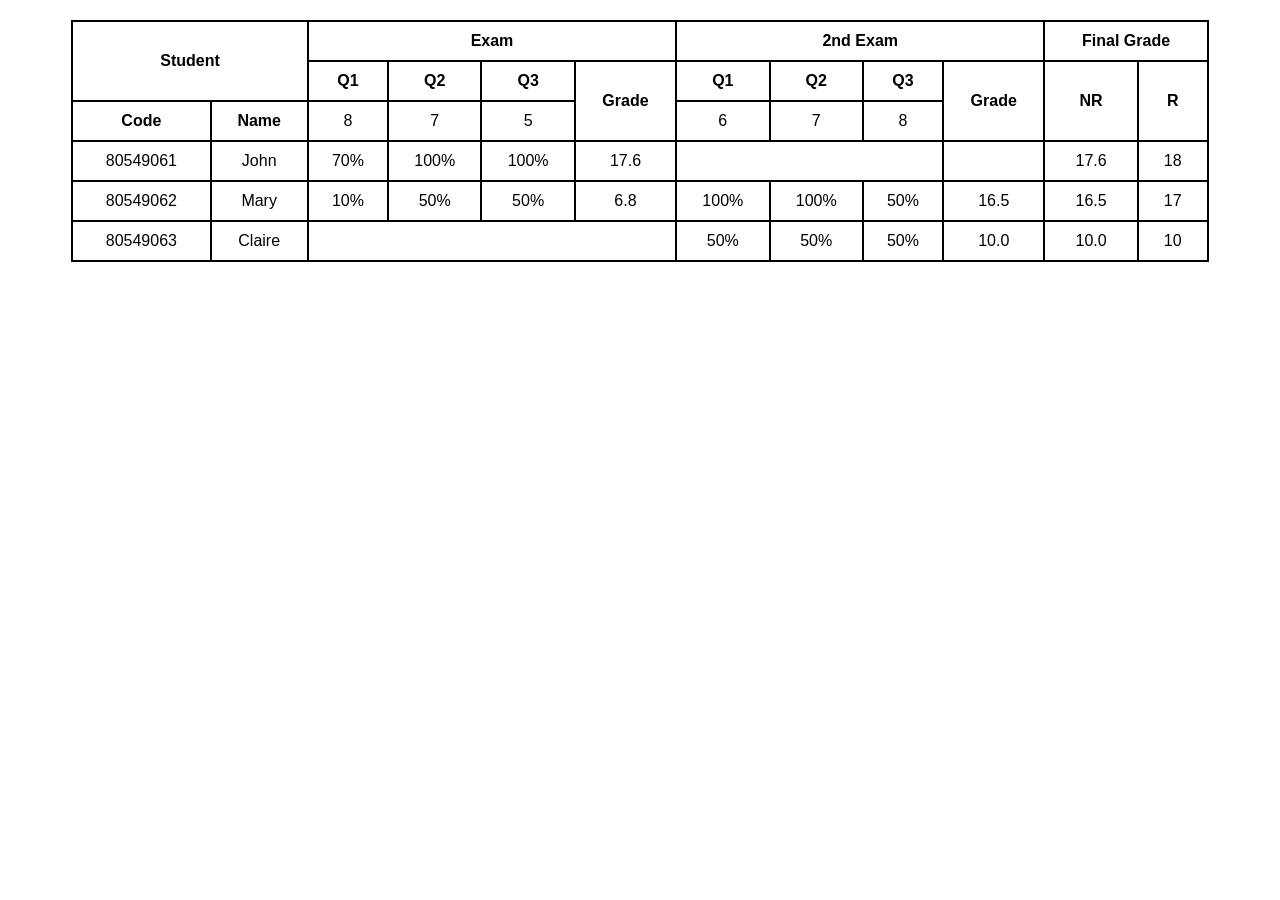
<file: thuchanh1/Bai03_Table/index.html>
<!DOCTYPE html>
<html lang="vi">
<head>
    <meta charset="UTF-8">
    <title>Bài tập 03 - HTML Table</title>
    <style>
        table {
            border-collapse: collapse;
            width: 90%;
            margin: 20px auto;
            font-family: Arial;
            text-align: center;
        }

        th, td {
            border: 2px solid black;
            padding: 10px;
        }

        th {
            font-weight: bold;
        }
    </style>
</head>
<body>


<table>
    <!-- Hàng tiêu đề cấp 1 -->
    <tr>
        <th colspan="2" rowspan="2">Student</th>
        <th colspan="4">Exam</th>
        <th colspan="4">2nd Exam</th>
        <th colspan="2">Final Grade</th>
    </tr>

    <!-- Hàng tiêu đề cấp 2 -->
    <tr>
        <th>Q1</th>
        <th>Q2</th>
        <th>Q3</th>
        <th rowspan="2">Grade</th>

        <th>Q1</th>
        <th>Q2</th>
        <th>Q3</th>
        <th rowspan="2">Grade</th>

        <th rowspan="2">NR</th>
        <th rowspan="2">R</th>
    </tr>

    <!-- Hàng tiêu đề cấp 3 -->
    <tr>
        <th>Code</th>
        <th>Name</th>

        <td>8</td>
        <td>7</td>
        <td>5</td>

        <td>6</td>
        <td>7</td>
        <td>8</td>
    </tr>

    <!-- Dữ liệu -->
    <tr>
        <td>80549061</td>
        <td>John</td>

        <td>70%</td>
        <td>100%</td>
        <td>100%</td>
        <td>17.6</td>

        <td colspan="3"></td>
        <td></td>

        <td>17.6</td>
        <td>18</td>
    </tr>

    <tr>
        <td>80549062</td>
        <td>Mary</td>

        <td>10%</td>
        <td>50%</td>
        <td>50%</td>
        <td>6.8</td>

        <td>100%</td>
        <td>100%</td>
        <td>50%</td>
        <td>16.5</td>

        <td>16.5</td>
        <td>17</td>
    </tr>

    <tr>
        <td>80549063</td>
        <td>Claire</td>

        <td colspan="4"></td>

        <td>50%</td>
        <td>50%</td>
        <td>50%</td>
        <td>10.0</td>

        <td>10.0</td>
        <td>10</td>
    </tr>

</table>

</body>
</html>
</file>
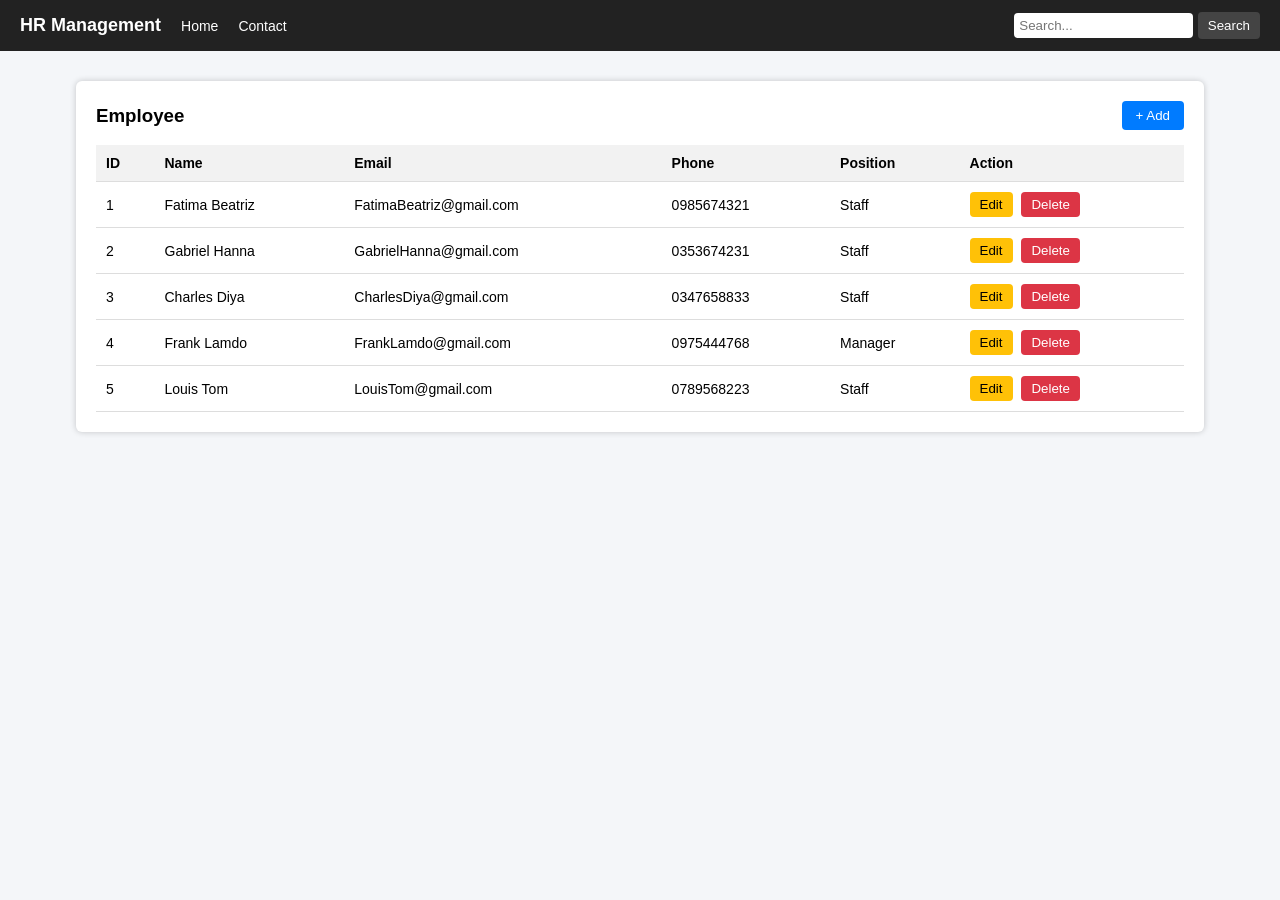
<file: thuchanh1/Bai05_HRManagement/index.html>
<!DOCTYPE html>
<html lang="en">
<head>
  <meta charset="UTF-8">
  <title>HR Management</title>

  <style>
    body {
      font-family: Arial, sans-serif;
      margin: 0;
      background: #f4f6f9;
    }

    /* NAVBAR */
    .navbar {
      background: #222;
      color: white;
      padding: 12px 20px;
      display: flex;
      justify-content: space-between;
      align-items: center;
    }

    .navbar .left {
      display: flex;
      gap: 20px;
      align-items: center;
    }

    .navbar h2 {
      font-size: 18px;
      margin: 0;
    }

    .navbar a {
      color: white;
      text-decoration: none;
      font-size: 14px;
    }

    .navbar .search-box input {
      padding: 5px;
      border-radius: 4px;
      border: none;
    }

    .navbar .search-box button {
      padding: 6px 10px;
      border: none;
      background: #444;
      color: white;
      cursor: pointer;
      border-radius: 4px;
    }

    /* MAIN */
    .container {
      width: 85%;
      margin: 30px auto;
      background: white;
      padding: 20px;
      border-radius: 6px;
      box-shadow: 0 0 6px rgba(0,0,0,0.2);
    }

    .header {
      display: flex;
      justify-content: space-between;
      align-items: center;
    }

    .header h3 {
      margin: 0;
    }

    .add-btn {
      background: #007bff;
      color: white;
      border: none;
      padding: 7px 14px;
      border-radius: 4px;
      cursor: pointer;
    }

    /* TABLE */
    table {
      width: 100%;
      border-collapse: collapse;
      margin-top: 15px;
    }

    th, td {
      padding: 10px;
      border-bottom: 1px solid #ddd;
      text-align: left;
      font-size: 14px;
    }

    th {
      background: #f2f2f2;
    }

    /* ACTION BUTTONS */
    .btn-edit {
      background: #ffc107;
      border: none;
      padding: 5px 10px;
      border-radius: 4px;
      cursor: pointer;
      margin-right: 5px;
    }

    .btn-delete {
      background: #dc3545;
      color: white;
      border: none;
      padding: 5px 10px;
      border-radius: 4px;
      cursor: pointer;
    }

    /* MODAL */
    .modal {
      display: none;
      position: fixed;
      top: 0; left: 0;
      width: 100%; height: 100%;
      background: rgba(0,0,0,0.5);
      justify-content: center;
      align-items: center;
    }

    .modal-content {
      width: 500px;
      background: white;
      border-radius: 6px;
      overflow: hidden;
    }

    .modal-header {
      background: #007bff;
      color: white;
      padding: 10px;
      display: flex;
      justify-content: space-between;
      align-items: center;
    }

    .modal-header h4 {
      margin: 0;
    }

    .close-btn {
      cursor: pointer;
      font-size: 18px;
    }

    .modal-body {
      padding: 20px;
    }

    .form-row {
      display: flex;
      gap: 15px;
      margin-bottom: 15px;
    }

    .form-group {
      flex: 1;
      display: flex;
      flex-direction: column;
    }

    label {
      font-size: 13px;
      margin-bottom: 5px;
    }

    input, select {
      padding: 7px;
      border: 1px solid #aaa;
      border-radius: 4px;
    }

    .radio-group {
      display: flex;
      gap: 15px;
      margin-top: 5px;
    }

    .modal-footer {
      text-align: right;
      padding: 15px;
      border-top: 1px solid #ddd;
    }

    .save-btn {
      background: #28a745;
      color: white;
      border: none;
      padding: 6px 14px;
      border-radius: 4px;
      cursor: pointer;
    }

    .cancel-btn {
      background: #aaa;
      border: none;
      padding: 6px 14px;
      border-radius: 4px;
      cursor: pointer;
    }
  </style>
</head>

<body>

  <!-- NAVBAR -->
  <div class="navbar">
    <div class="left">
      <h2>HR Management</h2>
      <a href="#">Home</a>
      <a href="#">Contact</a>
    </div>

    <div class="search-box">
      <input type="text" placeholder="Search...">
      <button>Search</button>
    </div>
  </div>

  <!-- TABLE SECTION -->
  <div class="container">
    <div class="header">
      <h3>Employee</h3>
      <button class="add-btn" onclick="openModal()">+ Add</button>
    </div>

    <table>
  <tr>
    <th>ID</th>
    <th>Name</th>
    <th>Email</th>
    <th>Phone</th>
    <th>Position</th>
    <th>Action</th>
  </tr>

  <tr>
    <td>1</td>
    <td>Fatima Beatriz</td>
    <td>FatimaBeatriz@gmail.com</td>
    <td>0985674321</td>
    <td>Staff</td>
    <td>
      <button class="btn-edit">Edit</button>
      <button class="btn-delete">Delete</button>
    </td>
  </tr>

  <tr>
    <td>2</td>
    <td>Gabriel Hanna</td>
    <td>GabrielHanna@gmail.com</td>
    <td>0353674231</td>
    <td>Staff</td>
    <td>
      <button class="btn-edit">Edit</button>
      <button class="btn-delete">Delete</button>
    </td>
  </tr>

  <tr>
    <td>3</td>
    <td>Charles Diya</td>
    <td>CharlesDiya@gmail.com</td>
    <td>0347658833</td>
    <td>Staff</td>
    <td>
      <button class="btn-edit">Edit</button>
      <button class="btn-delete">Delete</button>
    </td>
  </tr>

  <tr>
    <td>4</td>
    <td>Frank Lamdo</td>
    <td>FrankLamdo@gmail.com</td>
    <td>0975444768</td>
    <td>Manager</td>
    <td>
      <button class="btn-edit">Edit</button>
      <button class="btn-delete">Delete</button>
    </td>
  </tr>

  <tr>
    <td>5</td>
    <td>Louis Tom</td>
    <td>LouisTom@gmail.com</td>
    <td>0789568223</td>
    <td>Staff</td>
    <td>
      <button class="btn-edit">Edit</button>
      <button class="btn-delete">Delete</button>
    </td>
  </tr>
</table>


  <!-- MODAL FORM -->
  <div class="modal" id="modal">
    <div class="modal-content">

      <div class="modal-header">
        <h4>New Employee</h4>
        <span class="close-btn" onclick="closeModal()">✖</span>
      </div>

      <div class="modal-body">
        <div class="form-row">
          <div class="form-group">
            <label>Name</label>
            <input type="text">
          </div>

          <div class="form-group">
            <label>Email</label>
            <input type="email">
          </div>
        </div>

        <div class="form-row">
          <div class="form-group">
            <label>Phone</label>
            <input type="text">
          </div>

          <div class="form-group">
            <label>Position</label>
            <select>
              <option>- Select Position -</option>
              <option>Staff</option>
              <option>Manager</option>
              <option>CEO</option>
            </select>
          </div>
        </div>

        <div class="form-row">
          <div class="form-group">
            <label>Sex</label>
            <div class="radio-group">
              <label><input type="radio" name="sex"> Male</label>
              <label><input type="radio" name="sex"> Female</label>
            </div>
          </div>
        </div>
      </div>

      <div class="modal-footer">
        <button class="save-btn">Save</button>
        <button class="cancel-btn" onclick="closeModal()">Cancel</button>
      </div>

    </div>
    
  </div>

  <!-- JAVASCRIPT -->
  <script>
    function openModal() {
      document.getElementById("modal").style.display = "flex";
    }

    function closeModal() {
      document.getElementById("modal").style.display = "none";
    }
  </script>

</body>
</html>
</file>
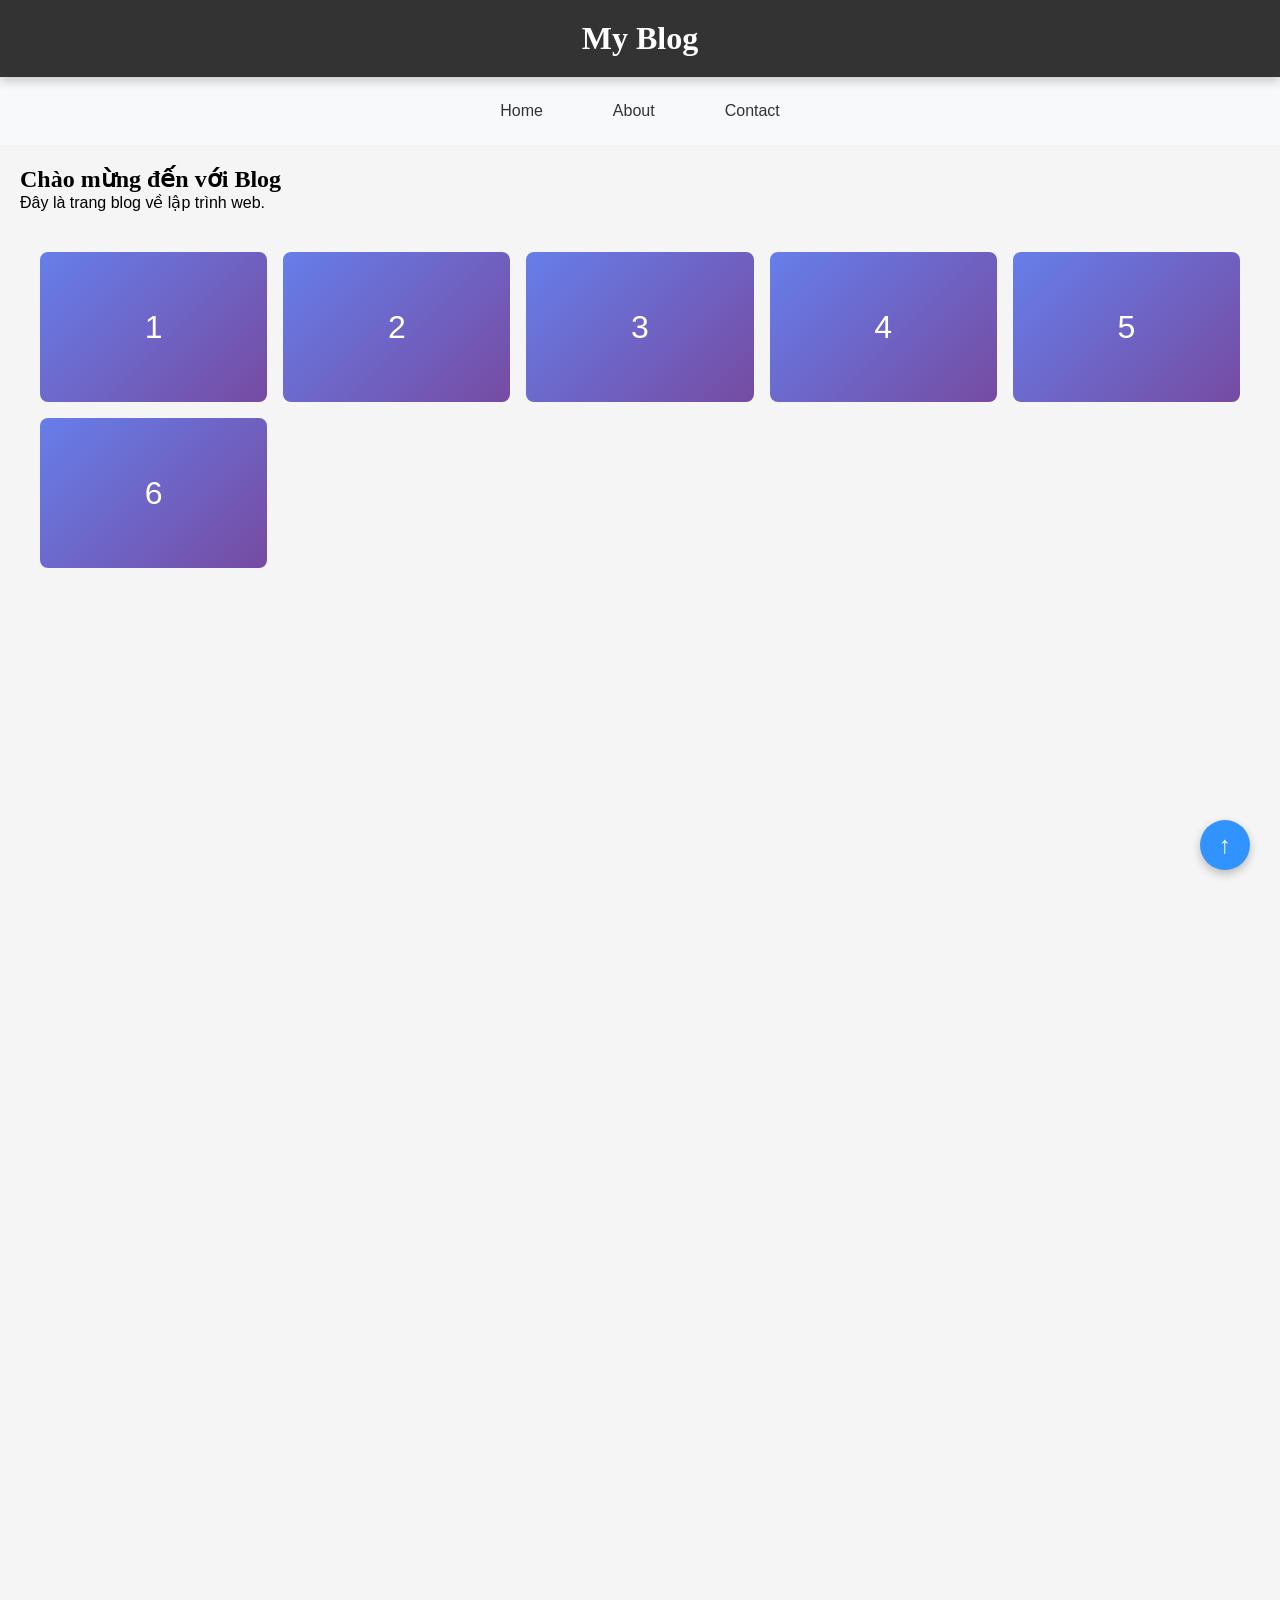
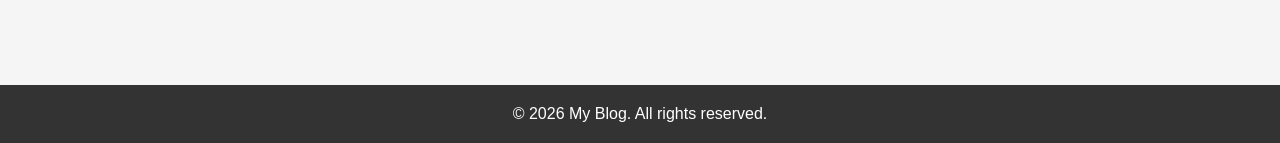
<file: thuchanh2/phieuhoctap/index.html>
<!DOCTYPE html>
<html lang="vi">
<head>
    <meta charset="UTF-8">
    <meta name="viewport" content="width=device-width, initial-scale=1.0">
    <title>Lab CSS Cơ Bản</title>
    <!-- TODO: Liên kết file style.css vào đây -->
<link rel="stylesheet" href="style.css">
</head>
<body>
   <header id="main-header" class="sticky-header">
    <h1>My Blog</h1>
</header>

<!-- Nút Scroll to Top -->
<a href="#" class="scroll-top">↑</a>

    <nav>
        <a href="#" class="nav-link">Home</a>
        <a href="#" class="nav-link">About</a>
        <a href="#" class="nav-link">Contact</a>
    </nav>
    
    <main>
        <section class="intro">
            <h2>Chào mừng đến với Blog</h2>
            <p>Đây là trang blog về lập trình web.</p>
        </section>
        
        <section class="gallery">
    <div class="item">1</div>
    <div class="item">2</div>
    <div class="item">3</div>
    <div class="item">4</div>
    <div class="item">5</div>
    <div class="item">6</div>
</section>
    </main>
    
    <footer>
        <p>&copy; 2026 My Blog. All rights reserved.</p>
    </footer>
</body>
</html>
</file>
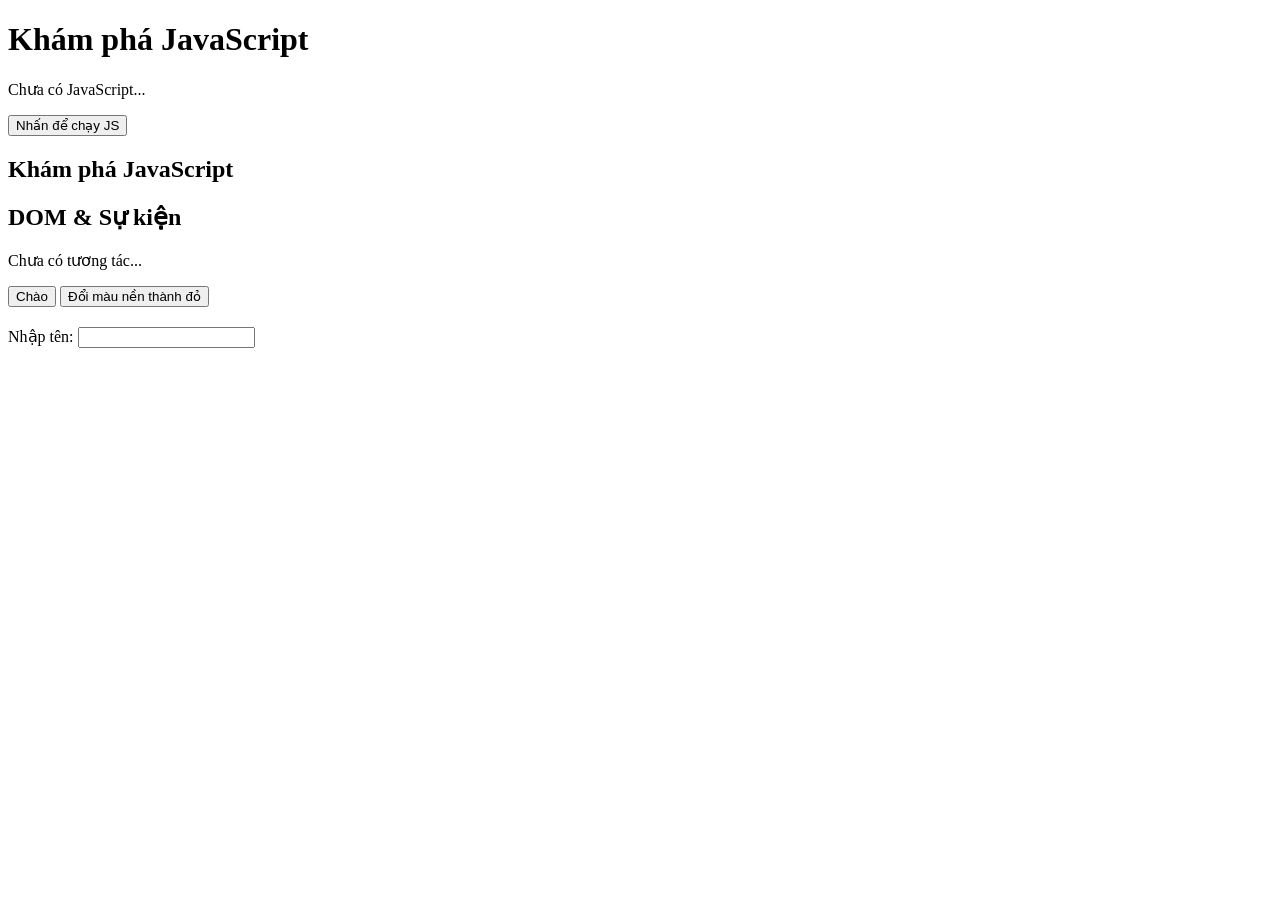
<file: thuchanh3/lab-js-basic.html>
<!DOCTYPE html>
<html lang="vi">
<head>
  <meta charset="UTF-8">
  <title>Lab JS Cơ bản</title>
</head>
<body>
  <script src="https://code.jquery.com/jquery-3.7.1.min.js"></script>
  <h1>Khám phá JavaScript</h1>
  <p id="welcome">Chưa có JavaScript...</p>
  <button id="runBtn">Nhấn để chạy JS</button>

  <script src="main.js"></script>
</body>
</html>
<section>
   <script src="https://code.jquery.com/jquery-3.7.1.min.js"></script>
  <h1>Khám phá JavaScript</h1>
  <h2>DOM & Sự kiện</h2>
  <p id="status">Chưa có tương tác...</p>

  <button id="btnHello">Chào</button>
  <button id="btnRed">Đổi màu nền thành đỏ</button>

  <div style="margin-top: 20px;">
    <label>Nhập tên: </label>
    <input id="nameInput" type="text" />
    <p id="greeting"></p>
  </div>
</section>

<script src="dom.js"></script>
</file>
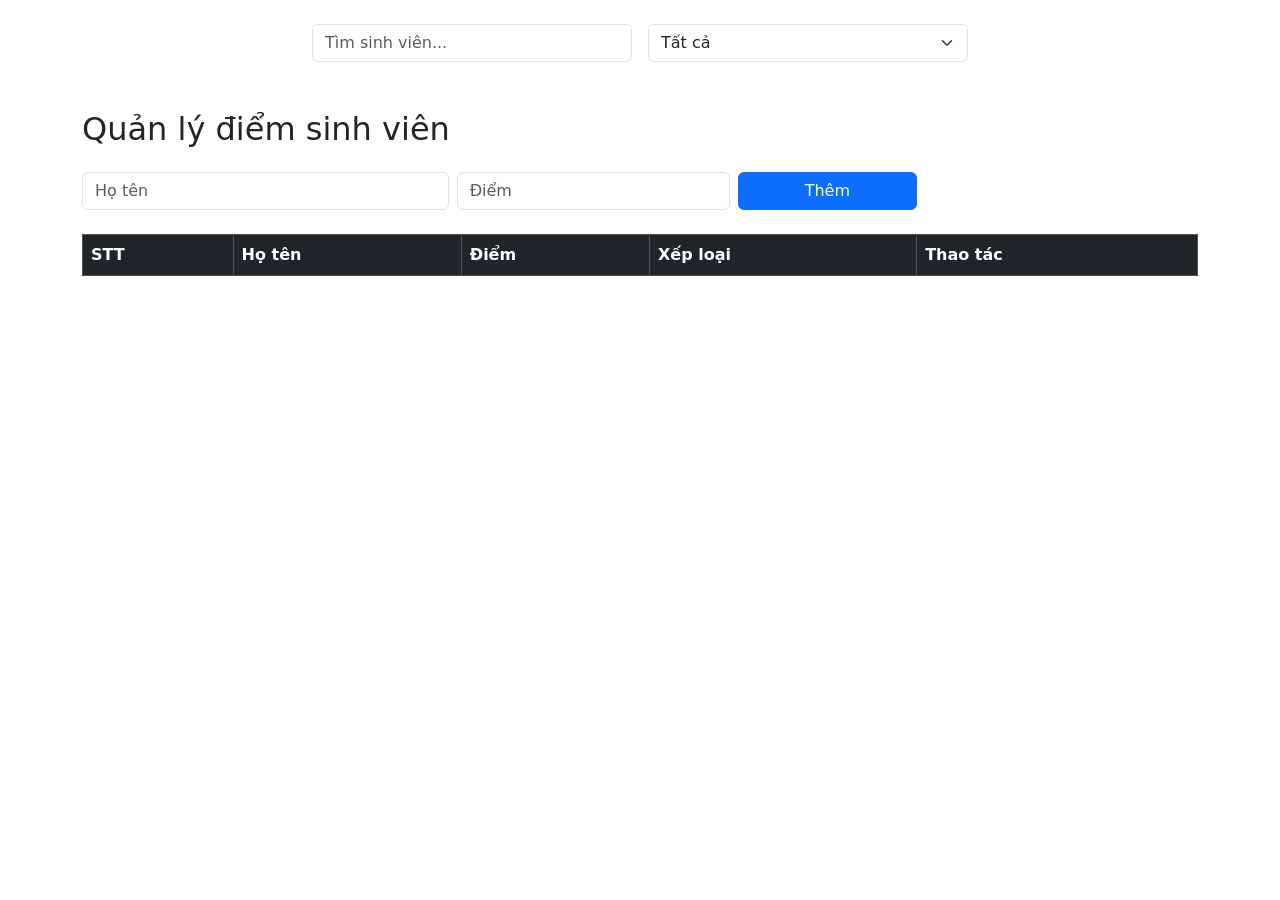
<file: thuchanh4/bai1.html>
<!DOCTYPE html>
<html lang="vi">
<head>
<meta charset="UTF-8">

<link href="https://cdn.jsdelivr.net/npm/bootstrap@5.3.2/dist/css/bootstrap.min.css" rel="stylesheet">

<title>Bảng điểm sinh viên</title>
</head>

<body>
    <div class="d-flex justify-content-center gap-3 mt-4">

<input id="searchInput" class="form-control w-25" placeholder="Tìm sinh viên...">

<select id="filterRank" class="form-select w-25">
<option value="all">Tất cả</option>
<option value="Giỏi">Giỏi</option>
<option value="Khá">Khá</option>
<option value="Trung bình">Trung bình</option>
<option value="Yếu">Yếu</option>
</select>

</div>

</div>

<div class="container mt-5">

<h2 class="mb-4">Quản lý điểm sinh viên</h2>

<div class="row g-2">

<div class="col-md-4">
<input id="nameInput" class="form-control" placeholder="Họ tên">
</div>

<div class="col-md-3">
<input id="scoreInput" type="number" class="form-control" placeholder="Điểm">
</div>

<div class="col-md-2">
<button id="addBtn" class="btn btn-primary w-100">
Thêm
</button>
</div>

</div>


<table class="table table-bordered table-striped mt-4">

<thead class="table-dark">
<tr>
<th>STT</th>
<th>Họ tên</th>
<th>Điểm</th>
<th>Xếp loại</th>
<th>Thao tác</th>
</tr>
</thead>

<tbody id="tableBody">

</tbody>

</table>

<div id="stat" class="fw-bold"></div>

</div>

<script src="script.js"></script>

</body>
</html>
</file>
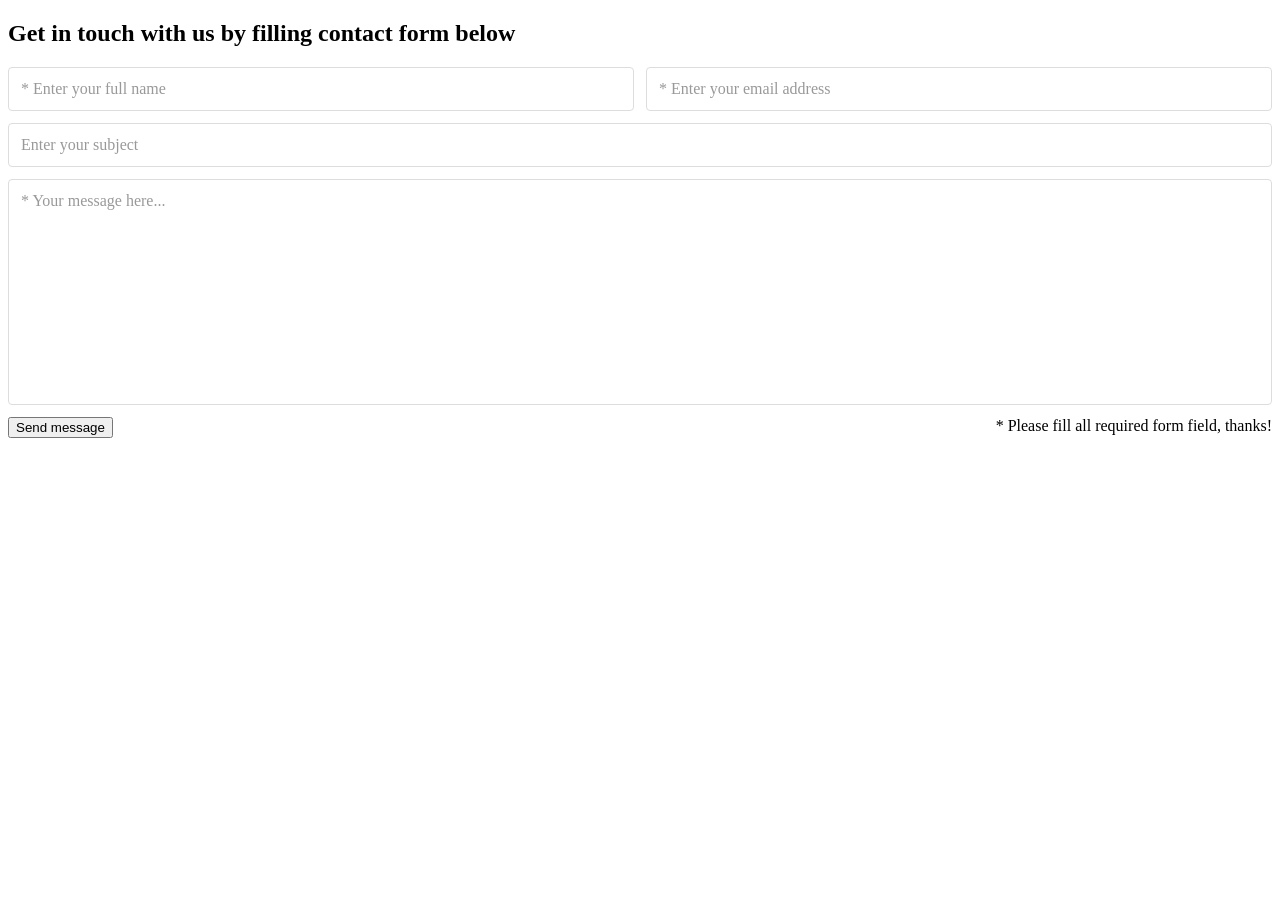
<file: thuchanh2/form/form.html>
<!DOCTYPE html>
<html lang="en">
<head>
    <meta charset="UTF-8">
    <meta name="viewport" content="width=device-width, initial-scale=1.0">
    <title>Document</title>
    <link rel="stylesheet" href="kl.css">
</head>
<body>
    <div class="container">
        <h2>Get in touch with us by filling contact form below</h2>
        <div class="box1">   
            <div class="pen">* Enter your full name</div>
            <div class="pen">* Enter your email address</div>
        </div>
        <div class="box2">Enter your subject</div>
        <div class="box3">* Your message here...</div>
        <div class="bottom">
            <button class="btn">Send message</button>
            <div class="btn">* Please fill all required form field, thanks! 
        </div>
</body>
</html>
</file>
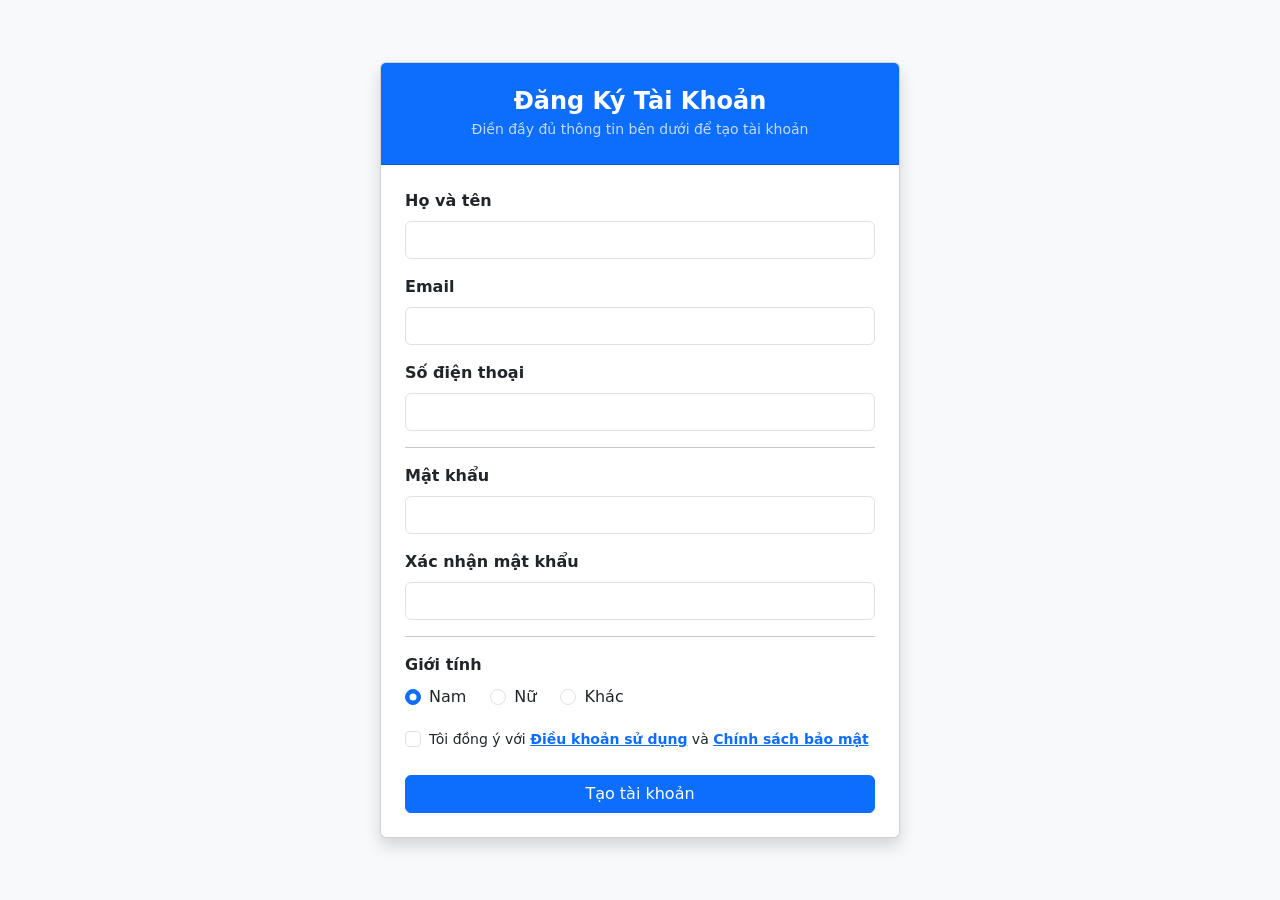
<file: thuchanh4/bai2/index1.html>
<!DOCTYPE html>
<html lang="vi">
<head>
  <meta charset="UTF-8" />
  <meta name="viewport" content="width=device-width, initial-scale=1.0"/>
  <title>Đăng Ký Tài Khoản</title>
  <link href="https://cdn.jsdelivr.net/npm/bootstrap@5.3.3/dist/css/bootstrap.min.css" rel="stylesheet"/>
</head>
<body class="bg-light min-vh-100 d-flex align-items-center justify-content-center py-4">

<div class="card shadow" style="max-width:520px;width:100%">
  <div class="card-header bg-primary text-white text-center py-4">
    <h2 class="h4 fw-bold mb-1">Đăng Ký Tài Khoản</h2>
    <p class="mb-0 small opacity-75">Điền đầy đủ thông tin bên dưới để tạo tài khoản</p>
  </div>

  <div class="card-body p-4">

   
     <div id="successBox" class="text-center py-4" style="display:none">
      <div class="display-4 mb-3"></div>
      <h3 class="h4 fw-bold text-success">Đăng ký thành công! 🎉</h3>
      <p class="text-secondary"><strong id="successName"></strong></p>
     
    </div>

    <form id="registerForm" novalidate>

      <div class="mb-3">
        <label class="form-label fw-semibold">Họ và tên</label>
        <input type="text" id="fullname" class="form-control"/>
        <span class="text-danger small" id="fullname-error"></span>
      </div>

      <div class="mb-3">
        <label class="form-label fw-semibold">Email</label>
        <input type="text" id="email" class="form-control"/>
        <span class="text-danger small" id="email-error"></span>
      </div>

      <div class="mb-3">
        <label class="form-label fw-semibold">Số điện thoại</label>
        <input type="text" id="phone" class="form-control"/>
        <span class="text-danger small" id="phone-error"></span>
      </div>

      <hr/>

      <div class="mb-3">
        <label class="form-label fw-semibold">Mật khẩu</label>
        <input type="password" id="password" class="form-control"/>
        <span class="text-danger small" id="password-error"></span>
      </div>

      <div class="mb-3">
        <label class="form-label fw-semibold">Xác nhận mật khẩu</label>
        <input type="password" id="repassword" class="form-control"/>
        <span class="text-danger small" id="repassword-error"></span>
      </div>

      <hr/>

      <div class="mb-3">
        <label class="form-label fw-semibold d-block">Giới tính</label>
        <div class="d-flex gap-4">
          <div class="form-check">
            <input class="form-check-input" type="radio" name="gender" id="genderMale" value="male" checked/>
            <label class="form-check-label" for="genderMale">Nam</label>
          </div>
          <div class="form-check">
            <input class="form-check-input" type="radio" name="gender" id="genderFemale" value="female"/>
            <label class="form-check-label" for="genderFemale">Nữ</label>
          </div>
          <div class="form-check">
            <input class="form-check-input" type="radio" name="gender" id="genderOther" value="other"/>
            <label class="form-check-label" for="genderOther">Khác</label>
          </div>
        </div>
        <span class="text-danger small" id="gender-error"></span>
      </div>

      <div class="mb-4">
        <div class="form-check">
          <input class="form-check-input" type="checkbox" id="terms"/>
          <label class="form-check-label small" for="terms">
            Tôi đồng ý với <a href="#" class="text-primary fw-semibold">Điều khoản sử dụng</a> và <a href="#" class="text-primary fw-semibold">Chính sách bảo mật</a>
          </label>
        </div>
        <span class="text-danger small" id="terms-error"></span>
      </div>

      <button type="submit" class="btn btn-primary w-100">Tạo tài khoản</button>

    </form>
  </div>
</div>

<script src="https://cdn.jsdelivr.net/npm/bootstrap@5.3.3/dist/js/bootstrap.bundle.min.js"></script>
<script src="demoValidation1.js"></script>
</body>
</html>
</file>
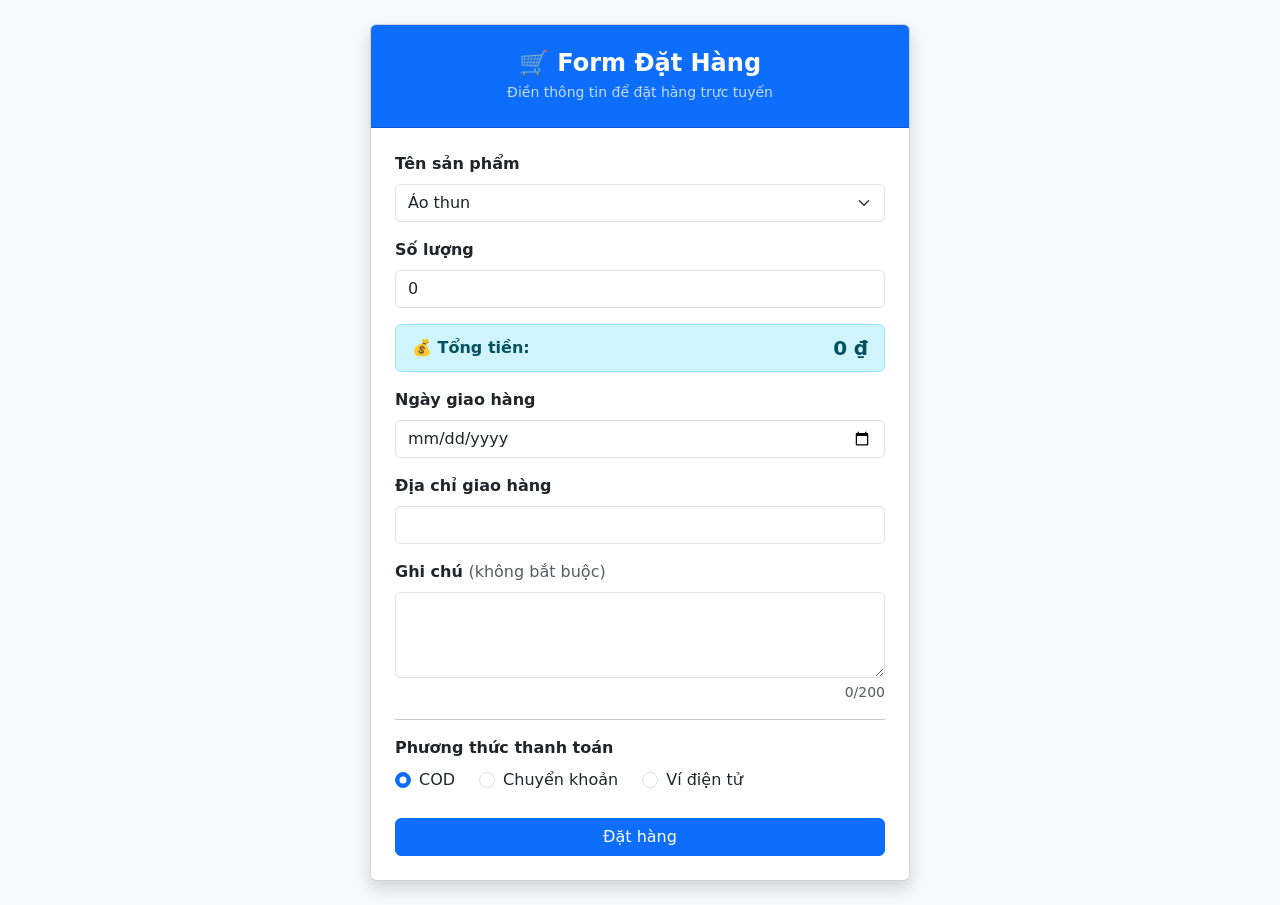
<file: thuchanh4/bai2/order1.html>
<!DOCTYPE html>
<html lang="vi">
<head>
  <meta charset="UTF-8"/>
  <meta name="viewport" content="width=device-width, initial-scale=1.0"/>
  <title>Form Đặt Hàng</title>
  <link href="https://cdn.jsdelivr.net/npm/bootstrap@5.3.3/dist/css/bootstrap.min.css" rel="stylesheet"/>
</head>
<body class="bg-light min-vh-100 d-flex align-items-center justify-content-center py-4">

<div class="card shadow" style="max-width:540px;width:100%">
  <div class="card-header bg-primary text-white text-center py-4">
    <h2 class="h4 fw-bold mb-1">🛒 Form Đặt Hàng</h2>
    <p class="mb-0 small opacity-75">Điền thông tin để đặt hàng trực tuyến</p>
  </div>

  <div class="card-body p-4">

    <!-- SUCCESS BOX -->
    <div id="successBox" class="text-center py-4" style="display:none">
      <div class="display-4 mb-3">✅</div>
      <h3 class="h4 fw-bold text-success">Đặt hàng thành công!</h3>
      <p class="text-secondary">Cảm ơn bạn đã đặt hàng. Chúng tôi sẽ liên hệ sớm nhất.</p>
      <button class="btn btn-primary mt-2" onclick="resetAll()">Đặt hàng mới</button>
    </div>

    <!-- CONFIRM BOX -->
    <div id="confirmBox" style="display:none">
      <h5 class="fw-bold mb-3">📋 Xác nhận đơn hàng</h5>
      <table class="table table-bordered table-sm mb-4">
        <tbody>
          <tr><th class="bg-light" style="width:45%">Sản phẩm</th><td id="cf-product"></td></tr>
          <tr><th class="bg-light">Số lượng</th><td id="cf-qty"></td></tr>
          <tr><th class="bg-light">Tổng tiền</th><td id="cf-total" class="fw-bold text-primary"></td></tr>
          <tr><th class="bg-light">Ngày giao</th><td id="cf-date"></td></tr>
          <tr><th class="bg-light">Địa chỉ</th><td id="cf-address"></td></tr>
          <tr><th class="bg-light">Thanh toán</th><td id="cf-payment"></td></tr>
        </tbody>
      </table>
      <p class="fw-semibold">Xác nhận đặt hàng?</p>
      <div class="d-flex gap-2">
        <button class="btn btn-success w-50" onclick="confirmOrder()">✔ Xác nhận</button>
        <button class="btn btn-outline-secondary w-50" onclick="cancelConfirm()">✖ Hủy</button>
      </div>
    </div>

    <!-- FORM -->
    <form id="orderForm" novalidate>

      <!-- Tên sản phẩm -->
      <div class="mb-3">
        <label class="form-label fw-semibold">Tên sản phẩm</label>
        <select id="product" class="form-select">
          <option value="Áo thun">Áo thun</option>
          <option value="Quần jeans">Quần jeans</option>
          <option value="Giày sneaker">Giày sneaker</option>
          <option value="Túi xách">Túi xách</option>
          <option value="Mũ lưỡi trai">Mũ lưỡi trai</option>
        </select>
        <span class="text-danger small" id="product-error"></span>
      </div>

      <!-- Số lượng -->
      <div class="mb-3">
        <label class="form-label fw-semibold">Số lượng</label>
        <input type="number" id="qty" class="form-control" value="0"/>
        <span class="text-danger small" id="qty-error"></span>
      </div>

      <!-- Tổng tiền -->
      <div class="mb-3">
        <div class="alert alert-info py-2 mb-0 d-flex justify-content-between align-items-center">
          <span class="fw-semibold">💰 Tổng tiền:</span>
          <span id="totalPrice" class="fw-bold fs-5">0 ₫</span>
        </div>
      </div>

      <!-- Ngày giao hàng -->
      <div class="mb-3">
        <label class="form-label fw-semibold">Ngày giao hàng</label>
        <input type="date" id="deliveryDate" class="form-control"/>
        <span class="text-danger small" id="deliveryDate-error"></span>
      </div>

      <!-- Địa chỉ giao -->
      <div class="mb-3">
        <label class="form-label fw-semibold">Địa chỉ giao hàng</label>
        <input type="text" id="address" class="form-control"/>
        <span class="text-danger small" id="address-error"></span>
      </div>

      <!-- Ghi chú -->
      <div class="mb-3">
        <label class="form-label fw-semibold">Ghi chú <span class="text-muted fw-normal">(không bắt buộc)</span></label>
        <textarea id="note" class="form-control" rows="3" maxlength="200"></textarea>
        <div class="d-flex justify-content-between mt-1">
          <span class="text-danger small" id="note-error"></span>
          <span class="small text-muted" id="noteCount">0/200</span>
        </div>
      </div>

      <hr/>

      <!-- Phương thức thanh toán -->
      <div class="mb-4">
        <label class="form-label fw-semibold d-block">Phương thức thanh toán</label>
        <div class="d-flex gap-4">
          <div class="form-check">
            <input class="form-check-input" type="radio" name="payment" id="payCOD" value="COD" checked/>
            <label class="form-check-label" for="payCOD">COD</label>
          </div>
          <div class="form-check">
            <input class="form-check-input" type="radio" name="payment" id="payTransfer" value="Chuyển khoản"/>
            <label class="form-check-label" for="payTransfer">Chuyển khoản</label>
          </div>
          <div class="form-check">
            <input class="form-check-input" type="radio" name="payment" id="payWallet" value="Ví điện tử"/>
            <label class="form-check-label" for="payWallet">Ví điện tử</label>
          </div>
        </div>
        <span class="text-danger small" id="payment-error"></span>
      </div>

      <button type="submit" class="btn btn-primary w-100">Đặt hàng</button>

    </form>
  </div>
</div>

<script>
  
  
</script>
<script src="https://cdn.jsdelivr.net/npm/bootstrap@5.3.3/dist/js/bootstrap.bundle.min.js"></script>
<script src="orderValidation.js"></script>
</body>
</html>
</file>
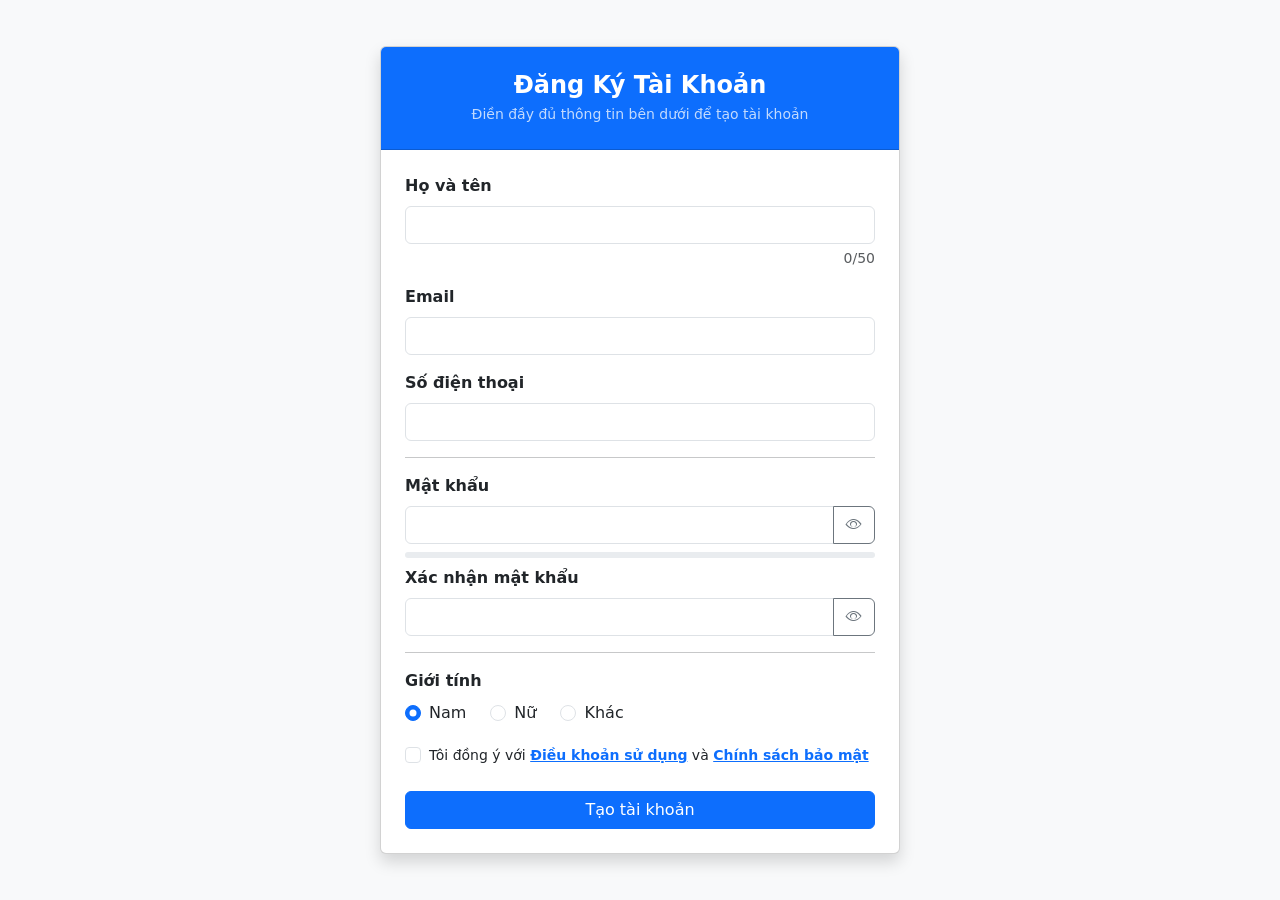
<file: thuchanh4/bai3/bttv1.html>
<!DOCTYPE html>
<html lang="vi">
<head>
  <meta charset="UTF-8"/>
  <meta name="viewport" content="width=device-width, initial-scale=1.0"/>
  <title>Đăng Ký – Nâng Cấp</title>
  <link href="https://cdn.jsdelivr.net/npm/bootstrap@5.3.3/dist/css/bootstrap.min.css" rel="stylesheet"/>
  <link href="https://cdn.jsdelivr.net/npm/bootstrap-icons@1.11.3/font/bootstrap-icons.min.css" rel="stylesheet"/>
</head>
<body class="bg-light min-vh-100 d-flex align-items-center justify-content-center py-4">

<div class="card shadow" style="max-width:520px;width:100%">
  <div class="card-header bg-primary text-white text-center py-4">
    <h2 class="h4 fw-bold mb-1">Đăng Ký Tài Khoản</h2>
    <p class="mb-0 small opacity-75">Điền đầy đủ thông tin bên dưới để tạo tài khoản</p>
  </div>

  <div class="card-body p-4">

    <!-- SUCCESS BOX -->
    <div id="successBox" class="text-center py-4" style="display:none">
      <div class="display-4 mb-3">🎉</div>
      <h3 class="h4 fw-bold text-success">Đăng ký thành công!</h3>
      <p class="text-secondary">Chào mừng <strong id="successName"></strong> đã gia nhập hệ thống.</p>
      <button class="btn btn-primary mt-2" onclick="resetForm()">Đăng ký tài khoản khác</button>
    </div>

    <!-- FORM -->
    <form id="registerForm" novalidate>

      <!-- Họ và tên + đếm ký tự -->
      <div class="mb-3">
        <label class="form-label fw-semibold">Họ và tên</label>
        <input type="text" id="fullname" class="form-control" maxlength="50"/>
        <div class="d-flex justify-content-between mt-1">
          <span class="text-danger small" id="fullname-error"></span>
          <span class="small text-muted" id="fullnameCount">0/50</span>
        </div>
      </div>

      <!-- Email -->
      <div class="mb-3">
        <label class="form-label fw-semibold">Email</label>
        <input type="text" id="email" class="form-control"/>
        <span class="text-danger small" id="email-error"></span>
      </div>

      <!-- Số điện thoại -->
      <div class="mb-3">
        <label class="form-label fw-semibold">Số điện thoại</label>
        <input type="text" id="phone" class="form-control"/>
        <span class="text-danger small" id="phone-error"></span>
      </div>

      <hr/>

      <!-- Mật khẩu + toggle + strength bar -->
      <div class="mb-2">
        <label class="form-label fw-semibold">Mật khẩu</label>
        <div class="input-group">
          <input type="password" id="password" class="form-control"/>
          <button type="button" class="btn btn-outline-secondary" id="togglePassword"><i class="bi bi-eye" id="iconPassword"></i></button>
        </div>
        <!-- Strength bar -->
        <div class="mt-2">
          <div class="progress" style="height:6px">
            <div id="strengthBar" class="progress-bar" role="progressbar" style="width:0%;transition:width .3s,background .3s"></div>
          </div>
          <span class="small" id="strengthLabel"></span>
        </div>
        <span class="text-danger small" id="password-error"></span>
      </div>

      <!-- Xác nhận mật khẩu + toggle -->
      <div class="mb-3">
        <label class="form-label fw-semibold">Xác nhận mật khẩu</label>
        <div class="input-group">
          <input type="password" id="repassword" class="form-control"/>
          <button type="button" class="btn btn-outline-secondary" id="toggleRepassword"><i class="bi bi-eye" id="iconRepassword"></i></button>
        </div>
        <span class="text-danger small" id="repassword-error"></span>
      </div>

      <hr/>

      <!-- Giới tính -->
      <div class="mb-3">
        <label class="form-label fw-semibold d-block">Giới tính</label>
        <div class="d-flex gap-4">
          <div class="form-check">
            <input class="form-check-input" type="radio" name="gender" id="genderMale" value="male" checked/>
            <label class="form-check-label" for="genderMale">Nam</label>
          </div>
          <div class="form-check">
            <input class="form-check-input" type="radio" name="gender" id="genderFemale" value="female"/>
            <label class="form-check-label" for="genderFemale">Nữ</label>
          </div>
          <div class="form-check">
            <input class="form-check-input" type="radio" name="gender" id="genderOther" value="other"/>
            <label class="form-check-label" for="genderOther">Khác</label>
          </div>
        </div>
        <span class="text-danger small" id="gender-error"></span>
      </div>

      <!-- Điều khoản -->
      <div class="mb-4">
        <div class="form-check">
          <input class="form-check-input" type="checkbox" id="terms"/>
          <label class="form-check-label small" for="terms">
            Tôi đồng ý với <a href="#" class="text-primary fw-semibold">Điều khoản sử dụng</a> và <a href="#" class="text-primary fw-semibold">Chính sách bảo mật</a>
          </label>
        </div>
        <span class="text-danger small" id="terms-error"></span>
      </div>

      <button type="submit" class="btn btn-primary w-100">Tạo tài khoản</button>

    </form>
  </div>
</div>

<script src="https://cdn.jsdelivr.net/npm/bootstrap@5.3.3/dist/js/bootstrap.bundle.min.js"></script>
<script src="bttv1.js"></script>
</body>
</html>
</file>
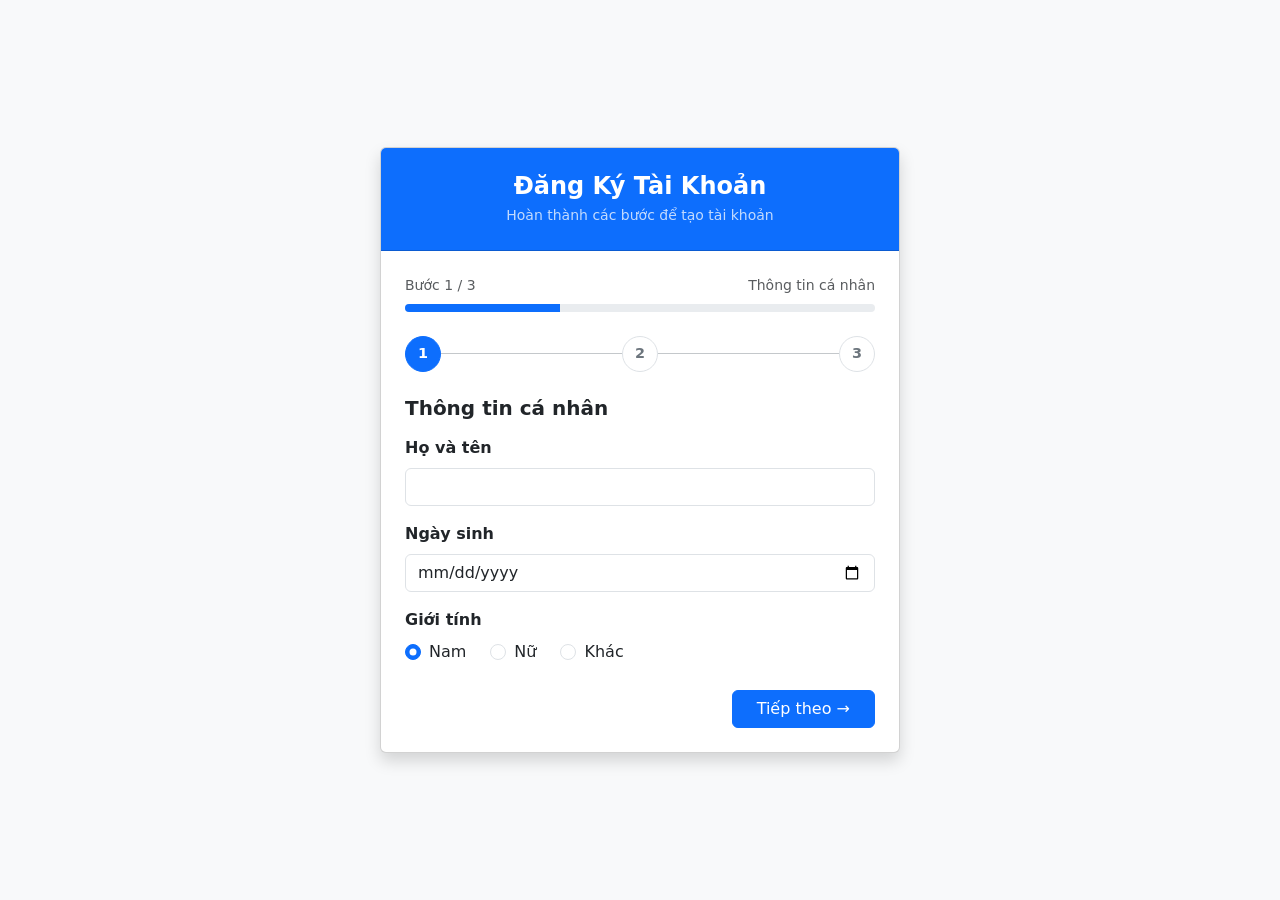
<file: thuchanh4/bai3/bttv2.html>
<!DOCTYPE html>
<html lang="vi">
<head>
  <meta charset="UTF-8"/>
  <meta name="viewport" content="width=device-width, initial-scale=1.0"/>
  <title>Đăng Ký – Multi-step</title>
  <link href="https://cdn.jsdelivr.net/npm/bootstrap@5.3.3/dist/css/bootstrap.min.css" rel="stylesheet"/>
  <link href="https://cdn.jsdelivr.net/npm/bootstrap-icons@1.11.3/font/bootstrap-icons.min.css" rel="stylesheet"/>
  <style>
   
    .step { display: none; }
    .step.active { display: block; }
  </style>
</head>
<body class="bg-light min-vh-100 d-flex align-items-center justify-content-center py-4">

<div class="card shadow" style="max-width:520px;width:100%">
  <div class="card-header bg-primary text-white text-center py-4">
    <h2 class="h4 fw-bold mb-1">Đăng Ký Tài Khoản</h2>
    <p class="mb-0 small opacity-75">Hoàn thành các bước để tạo tài khoản</p>
  </div>

  <div class="card-body p-4">

    <!-- PROGRESS BAR -->
    <div class="mb-1">
      <div class="d-flex justify-content-between small text-muted mb-2">
        <span id="stepLabel">Bước 1 / 3</span>
        <span id="stepName">Thông tin cá nhân</span>
      </div>
      <div class="progress mb-4" style="height:8px">
        <div id="progressBar" class="progress-bar bg-primary" style="width:33%;transition:width .4s"></div>
      </div>
    </div>

    <!-- STEP INDICATOR -->
    <div class="d-flex align-items-center mb-4">
      <div id="circle1" class="rounded-circle d-flex align-items-center justify-content-center fw-bold bg-primary text-white border border-primary" style="width:36px;height:36px;font-size:.9rem">1</div>
      <div id="line1" class="flex-grow-1 border-top border-secondary-subtle" style="height:2px"></div>
      <div id="circle2" class="rounded-circle d-flex align-items-center justify-content-center fw-bold bg-white text-secondary border" style="width:36px;height:36px;font-size:.9rem">2</div>
      <div id="line2" class="flex-grow-1 border-top border-secondary-subtle" style="height:2px"></div>
      <div id="circle3" class="rounded-circle d-flex align-items-center justify-content-center fw-bold bg-white text-secondary border" style="width:36px;height:36px;font-size:.9rem">3</div>
    </div>

    <!-- STEP 1: Thông tin cá nhân -->
    <div class="step active" id="step1">
      <h5 class="fw-bold mb-3"> Thông tin cá nhân</h5>

      <div class="mb-3">
        <label class="form-label fw-semibold">Họ và tên</label>
        <input type="text" id="fullname" class="form-control"/>
        <span class="text-danger small" id="fullname-error"></span>
      </div>

      <div class="mb-3">
        <label class="form-label fw-semibold">Ngày sinh</label>
        <input type="date" id="dob" class="form-control"/>
        <span class="text-danger small" id="dob-error"></span>
      </div>

      <div class="mb-4">
        <label class="form-label fw-semibold d-block">Giới tính</label>
        <div class="d-flex gap-4">
          <div class="form-check">
            <input class="form-check-input" type="radio" name="gender" id="genderMale" value="Nam" checked/>
            <label class="form-check-label" for="genderMale">Nam</label>
          </div>
          <div class="form-check">
            <input class="form-check-input" type="radio" name="gender" id="genderFemale" value="Nữ"/>
            <label class="form-check-label" for="genderFemale">Nữ</label>
          </div>
          <div class="form-check">
            <input class="form-check-input" type="radio" name="gender" id="genderOther" value="Khác"/>
            <label class="form-check-label" for="genderOther">Khác</label>
          </div>
        </div>
        <span class="text-danger small" id="gender-error"></span>
      </div>

      <div class="d-flex justify-content-end">
        <button type="button" class="btn btn-primary px-4" onclick="goNext(1)">Tiếp theo →</button>
      </div>
    </div>

    <!-- STEP 2: Thông tin tài khoản -->
    <div class="step" id="step2">
      <h5 class="fw-bold mb-3"> Thông tin tài khoản</h5>

      <div class="mb-3">
        <label class="form-label fw-semibold">Email</label>
        <input type="text" id="email" class="form-control"/>
        <span class="text-danger small" id="email-error"></span>
      </div>

      <div class="mb-2">
        <label class="form-label fw-semibold">Mật khẩu</label>
        <div class="input-group">
          <input type="password" id="password" class="form-control"/>
          <button type="button" class="btn btn-outline-secondary" id="togglePw"><i class="bi bi-eye" id="iconPw"></i></button>
        </div>
        <div class="mt-2">
          <div class="progress" style="height:6px">
            <div id="strengthBar" class="progress-bar" style="width:0%;transition:width .3s,background .3s"></div>
          </div>
          <span class="small" id="strengthLabel"></span>
        </div>
        <span class="text-danger small" id="password-error"></span>
      </div>

      <div class="mb-4">
        <label class="form-label fw-semibold">Xác nhận mật khẩu</label>
        <div class="input-group">
          <input type="password" id="repassword" class="form-control"/>
          <button type="button" class="btn btn-outline-secondary" id="toggleRepw"><i class="bi bi-eye" id="iconRepw"></i></button>
        </div>
        <span class="text-danger small" id="repassword-error"></span>
      </div>

      <div class="d-flex justify-content-between">
        <button type="button" class="btn btn-outline-secondary px-4" onclick="goBack(2)">← Quay lại</button>
        <button type="button" class="btn btn-primary px-4" onclick="goNext(2)">Tiếp theo →</button>
      </div>
    </div>

    <!-- STEP 3: Xác nhận -->
    <div class="step" id="step3">
      <h5 class="fw-bold mb-3"> Xác nhận thông tin</h5>
      <table class="table table-bordered table-sm mb-4">
        <tbody>
          <tr><th class="bg-light" style="width:40%">Họ và tên</th><td id="cf-fullname"></td></tr>
          <tr><th class="bg-light">Ngày sinh</th><td id="cf-dob"></td></tr>
          <tr><th class="bg-light">Giới tính</th><td id="cf-gender"></td></tr>
          <tr><th class="bg-light">Email</th><td id="cf-email"></td></tr>
        </tbody>
      </table>

      <div class="d-flex justify-content-between">
        <button type="button" class="btn btn-outline-secondary px-4" onclick="goBack(3)">← Quay lại</button>
        <button type="button" class="btn btn-success px-4" onclick="submitForm()">Hoàn tất</button>
      </div>
    </div>


  </div>
</div>

<script src="https://cdn.jsdelivr.net/npm/bootstrap@5.3.3/dist/js/bootstrap.bundle.min.js"></script>
<script src="bttv2.js"></script>
</body>
</html>
</file>
<file: thuchanh2/phieuhoctap/style.css>
/* TODO 1: Dùng universal selector để reset margin và padding về 0 cho toàn trang */
* {
    margin: 0;
    padding: 0;
}

/* TODO 2: Dùng type selector cho body */
/* Yêu cầu: font-family: Arial; background-color: #f5f5f5; */
body {
    font-family: Arial, sans-serif;
    background-color: #f5f5f5;
}

/* TODO 3: Dùng ID selector cho #main-header */
/* Yêu cầu: background-color: #333; color: white; text-align: center; padding: 20px; */
#main-header {
    background-color: #333;
    color: white;
    text-align: center;
    padding: 20px;
}

/* TODO 4: Dùng class selector cho .nav-link */
/* Yêu cầu: color: #333; text-decoration: none; padding: 10px 15px; */
.nav-link {
    color: #333;
    text-decoration: none;
    padding: 10px 15px;
}

/* TODO 5: Dùng group selector cho h1, h2, h3 */
/* Yêu cầu: font-family: 'Georgia', serif; */
h1, h2, h3 {
    font-family: 'Georgia', serif;
}

/* TODO 6: Dùng descendant selector cho nav a */
/* Yêu cầu: display: inline-block; margin: 0 10px; */
nav a {
    display: inline-block;
    margin: 0 10px;
}

/* TODO 7: Dùng pseudo-class selector cho a:hover */
/* Yêu cầu: color: #ff6600; background-color: #eee; */
a:hover {
    color: #ff6600;
    background-color: #eee;
}
/* Bước 1: Reset box-sizing cho toàn trang */
* {
    box-sizing: border-box;
}

/* Bước 2: Style cho .posts container */
.posts {
    /* TODO: Căn giữa, margin trên dưới, max-width */
    max-width: 1200px;
    margin: 40px auto;
}

/* Bước 3: Style cho .card */
.card {
    
    width: 30%;
    display: inline-block;
    border: 1px solid #ddd;
    padding: 20px;
    margin: 10px;
    background: white;
    border-radius: 8px;
    vertical-align: top;
}

/* Bước 4: Style cho .btn */
.btn {
   
    display: inline-block;
    padding: 8px 16px;
    background: #007bff;
    color: white;
    text-decoration: none;
    border-radius: 4px;
}

.btn:hover {
    /* TODO: background: #0056b3 */
    background: #0056b3;
}
/* Cải tiến nav bằng Flexbox */
nav {

    display: flex;
    justify-content: center;
    align-items: center;
    gap: 20px;
    background: #f8f9fa;
    padding: 15px;
}

/* Cải tiến .posts bằng Flexbox */
.posts {

    display: flex;
    flex-wrap: wrap;
    gap: 20px;
    justify-content: center;
    max-width: 1200px;
    margin: 40px auto;
}

.card {
    /* TODO:
       - flex: 0 0 calc(33.33% - 20px)
       - (hoặc flex: 1 1 300px cho responsive tự động)
    */
    flex: 1 1 300px;
    width: auto;
    display: block;
    margin: 0;
}

/* Responsive: Khi màn hình < 768px, card chiếm full width */
@media (max-width: 768px) {
    .posts {
      
        flex-direction: column;
        align-items: stretch;
    }
    
    .card {
       
        flex: 1 1 100%;
    }
}
.gallery {
  
    display: grid;
    grid-template-columns: repeat(3, 1fr);
    gap: 16px;
    max-width: 1200px;
    margin: 40px auto;
}

.item {
   
    background: linear-gradient(135deg, #667eea 0%, #764ba2 100%);
    color: white;
    display: flex;
    justify-content: center;
    align-items: center;
    height: 150px;
    font-size: 2rem;
    border-radius: 8px;
}

/* Responsive: Tự động giảm cột khi màn hình nhỏ */
.gallery {
    /* TODO: Dùng auto-fit/auto-fill */
    grid-template-columns: repeat(auto-fit, minmax(200px, 1fr));
}
/* ========== BÀI TẬP 4: HEADER STICKY + RESPONSIVE ========== */

/* Header sticky */
.sticky-header {
    position: sticky;
    top: 0;
    z-index: 100;
    /* TODO: Thêm box-shadow để tạo hiệu ứng nổi */
    box-shadow: 0 4px 10px rgba(0, 0, 0, 0.2);
    transition: all 0.3s ease;
}

/* Thêm hiệu ứng khi header được sticky (tùy chọn) */
.sticky-header:hover {
    box-shadow: 0 6px 15px rgba(0, 0, 0, 0.3);
}

/* Nút Scroll to Top */
.scroll-top {
    position: fixed;
    bottom: 30px;
    right: 30px;
    /* TODO:
       - width: 50px, height: 50px
       - background: #007bff
       - color: white
       - border-radius: 50%
       - display: flex, justify/align center
       - text-decoration: none
       - font-size: 24px
    */
    width: 50px;
    height: 50px;
    background: #007bff;
    color: white;
    border-radius: 50%;
    display: flex;
    justify-content: center;
    align-items: center;
    text-decoration: none;
    font-size: 24px;
    box-shadow: 0 4px 10px rgba(0, 0, 0, 0.3);
    transition: all 0.3s ease;
    z-index: 999;
    opacity: 0.8;
}

.scroll-top:hover {
    /* TODO: background: #0056b3, transform: scale(1.1) */
    background: #0056b3;
    transform: scale(1.1);
    opacity: 1;
    box-shadow: 0 6px 15px rgba(0, 0, 0, 0.4);
}

/* Responsive cho mobile */
@media (max-width: 768px) {
    nav {
        /* TODO: flex-direction: column */
        flex-direction: column;
        align-items: center;
        gap: 10px;
        padding: 10px;
    }
    
    /* Điều chỉnh kích thước nút scroll cho mobile */
    .scroll-top {
        width: 40px;
        height: 40px;
        font-size: 20px;
        bottom: 20px;
        right: 20px;
    }
    
    /* Điều chỉnh header cho mobile */
    .sticky-header {
        padding: 15px !important; /* Giảm padding cho mobile */
    }
    
    /* Điều chỉnh các nav-link cho mobile */
    .nav-link {
        display: block;
        width: 100%;
        text-align: center;
        padding: 12px !important;
        border-bottom: 1px solid #ddd;
    }
    
    nav a:last-child {
        border-bottom: none;
    }
}

/* Thêm style cho phần nội dung để thấy hiệu ứng scroll rõ hơn */
main {
    min-height: 1500px; /* Tạo nội dung dài để scroll */
    padding: 20px;
}

/* Style cho phần footer */
footer {
    background: #333;
    color: white;
    text-align: center;
    padding: 20px;
    margin-top: 40px;
}
</file>
<file: thuchanh2/form/kl.css>
.box1 {
    display: flex;
    gap: 12px;
    
}
.pen {   

  flex: 1;
    padding: 12px;
    border: 1px solid #ddd;
    border-radius: 4px;
    color: #999999;
    background: #fff;

}
.box2 {
 
    padding: 12px;
    margin: 12px 0;
    border: 1px solid #ddd;
    border-radius: 4px;
    color: #999999;
    background: #fff;
    
}
.box3 {
   
    height: 200px;
    padding: 12px;
    margin: 12px 0; 
    border: 1px solid #ddd;
    border-radius: 4px;
    color: #999999;
    background: #fff;
}  
.bottom {
        display: flex;
        justify-content: space-between;
}
</file>
